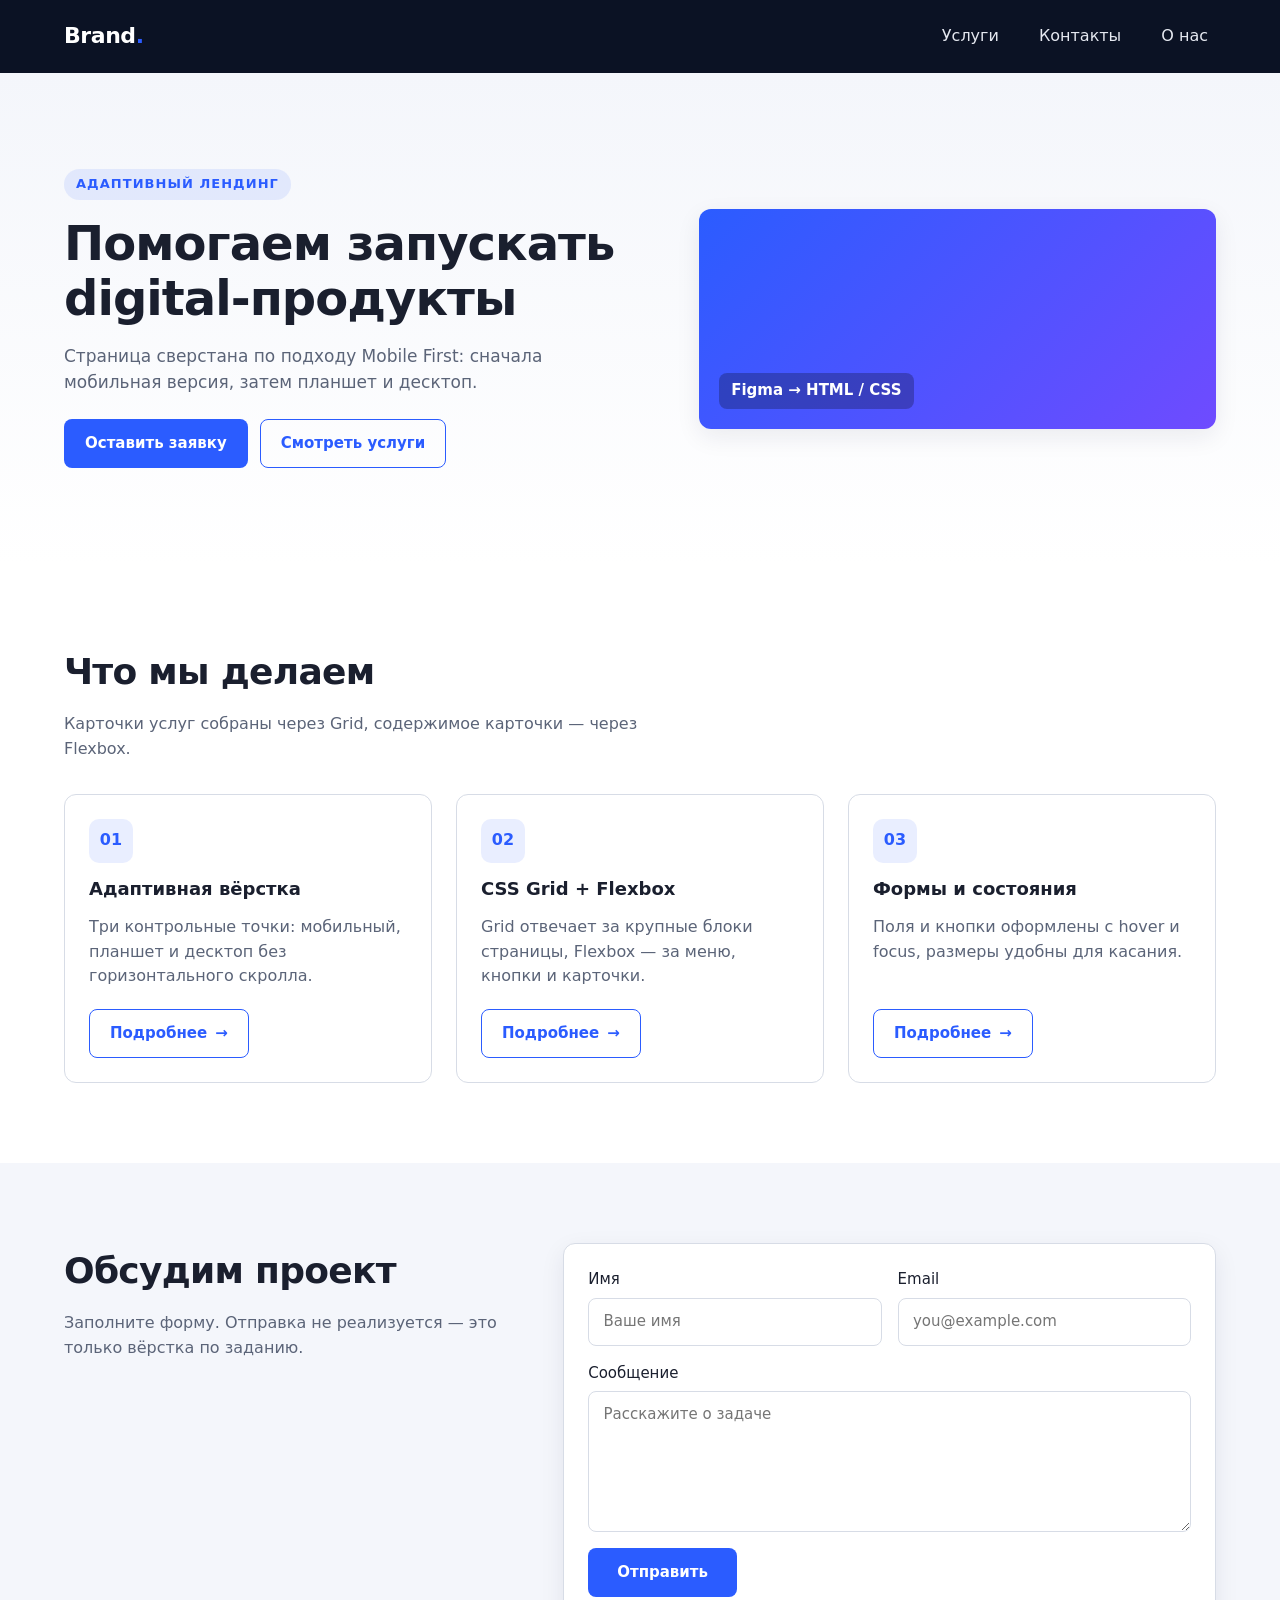
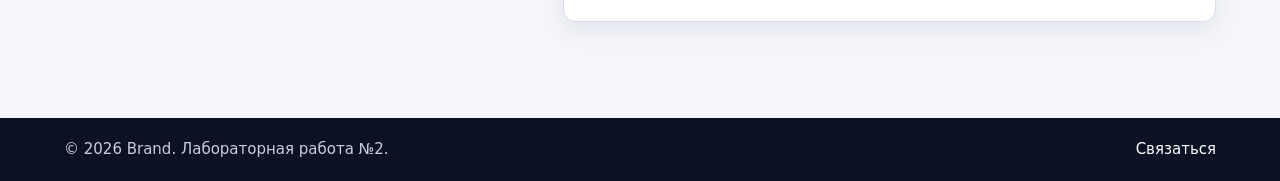
<file: task2/index.html>
<!DOCTYPE html>
<html lang="ru">
<head>
  <meta charset="UTF-8">
  <meta name="viewport" content="width=device-width, initial-scale=1.0">
  <title>Лендинг — лабораторная №2</title>
  <link rel="stylesheet" href="style.css">
</head>
<body>
  <div class="site">
    <header class="site-header">
      <div class="container site-header__inner">
        <a class="logo" href="#">Brand<span>.</span></a>

        <!-- Скрытый чекбокс: переключается кликом по <label class="burger"> -->
        <input type="checkbox" id="nav-toggle" class="nav-toggle" hidden>

        <!-- Бургер = label, связанный с чекбоксом -->
        <label for="nav-toggle" class="burger" aria-label="Открыть меню">
          <span class="burger__line"></span>
          <span class="burger__line"></span>
          <span class="burger__line"></span>
        </label>

        <nav class="nav" aria-label="Основная навигация">
          <ul class="nav__list">
            <li><a href="#services">Услуги</a></li>
            <li><a href="#contact">Контакты</a></li>
            <li><a href="#about">О нас</a></li>
          </ul>
        </nav>
      </div>
    </header>

    <main class="site-main">
      <section class="hero" id="about">
        <div class="container hero__grid">
          <div class="hero__content">
            <span class="eyebrow">Адаптивный лендинг</span>
            <h1>Помогаем запускать digital-продукты</h1>
            <p class="hero__lead">
              Страница сверстана по подходу Mobile First: сначала мобильная версия,
              затем планшет и десктоп.
            </p>
            <div class="hero__actions">
              <a class="button" href="#contact">Оставить заявку</a>
              <a class="button button--ghost" href="#services">Смотреть услуги</a>
            </div>
          </div>

          <div class="hero__media" role="img" aria-label="Декоративное изображение продукта">
            <span class="hero__media-label">Figma → HTML / CSS</span>
          </div>
        </div>
      </section>

      <section class="services" id="services">
        <div class="container">
          <div class="section-head">
            <h2>Что мы делаем</h2>
            <p>Карточки услуг собраны через Grid, содержимое карточки — через Flexbox.</p>
          </div>

          <div class="services__grid">
            <article class="card">
              <div class="card__icon">01</div>
              <h3>Адаптивная вёрстка</h3>
              <p>Три контрольные точки: мобильный, планшет и десктоп без горизонтального скролла.</p>
              <a class="button button--ghost" href="#contact">
                Подробнее <span aria-hidden="true">→</span>
              </a>
            </article>

            <article class="card">
              <div class="card__icon">02</div>
              <h3>CSS Grid + Flexbox</h3>
              <p>Grid отвечает за крупные блоки страницы, Flexbox — за меню, кнопки и карточки.</p>
              <a class="button button--ghost" href="#contact">
                Подробнее <span aria-hidden="true">→</span>
              </a>
            </article>

            <article class="card">
              <div class="card__icon">03</div>
              <h3>Формы и состояния</h3>
              <p>Поля и кнопки оформлены с hover и focus, размеры удобны для касания.</p>
              <a class="button button--ghost" href="#contact">
                Подробнее <span aria-hidden="true">→</span>
              </a>
            </article>
          </div>
        </div>
      </section>

      <section class="contact" id="contact">
        <div class="container contact__inner">
          <div class="contact__text">
            <h2>Обсудим проект</h2>
            <p>Заполните форму. Отправка не реализуется — это только вёрстка по заданию.</p>
          </div>

          <form class="contact__form" novalidate>
            <div class="form__row">
              <label class="field">
                <span>Имя</span>
                <input type="text" name="name" placeholder="Ваше имя" autocomplete="name">
              </label>

              <label class="field">
                <span>Email</span>
                <input type="email" name="email" placeholder="you@example.com" autocomplete="email">
              </label>
            </div>

            <label class="field">
              <span>Сообщение</span>
              <textarea name="message" rows="5" placeholder="Расскажите о задаче"></textarea>
            </label>

            <button class="button" type="button">Отправить</button>
          </form>
        </div>
      </section>
    </main>

    <footer class="site-footer">
      <div class="container site-footer__inner">
        <p>© 2026 Brand. Лабораторная работа №2.</p>
        <a href="#contact">Связаться</a>
      </div>
    </footer>
  </div>
</body>
</html>
</file>
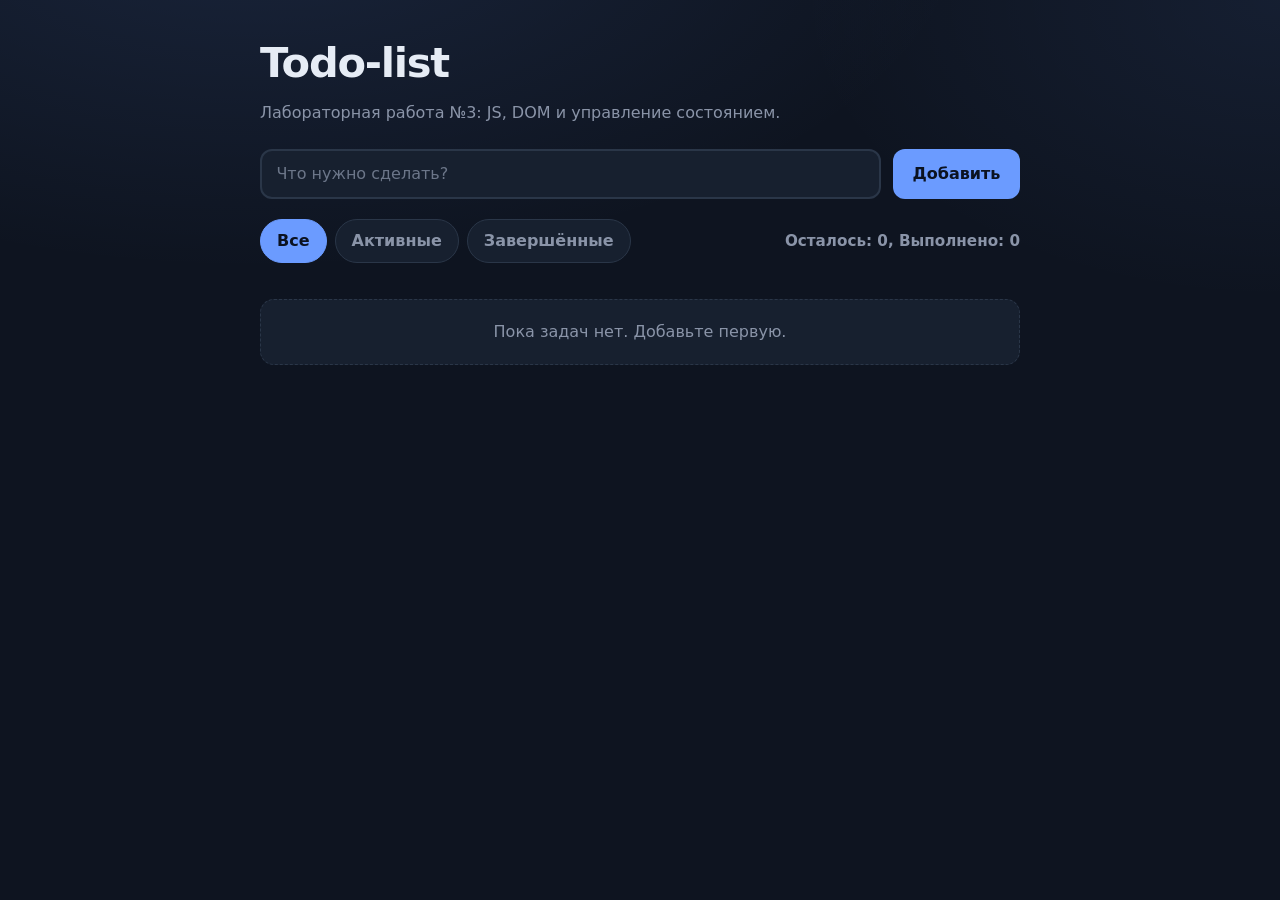
<file: task3/index.html>
<!DOCTYPE html>
<html lang="ru">
<head>
  <meta charset="UTF-8">
  <meta name="viewport" content="width=device-width, initial-scale=1.0">
  <title>Todo-list — лабораторная №3</title>
  <link rel="stylesheet" href="style.css">
  <script src="script.js" defer></script>
</head>
<body>
  <main class="app">
    <header class="app__header">
      <h1>Todo-list</h1>
      <p>Лабораторная работа №3: JS, DOM и управление состоянием.</p>
    </header>

    <form class="todo-form" id="todo-form" novalidate>
      <label class="sr-only" for="todo-input">Новая задача</label>
      <div class="todo-form__row">
        <input
          id="todo-input"
          type="text"
          placeholder="Что нужно сделать?"
          autocomplete="off"
        >
        <button class="button button--primary" type="submit">Добавить</button>
      </div>
      <p class="form-warning" id="form-warning" role="alert" aria-live="polite" hidden></p>
    </form>

    <section class="toolbar" aria-label="Управление списком">
      <div class="filters" role="group" aria-label="Фильтр задач">
        <button class="filter-btn is-active" type="button" data-filter="all" aria-pressed="true">Все</button>
        <button class="filter-btn" type="button" data-filter="active" aria-pressed="false">Активные</button>
        <button class="filter-btn" type="button" data-filter="completed" aria-pressed="false">Завершённые</button>
      </div>

      <p class="counter" id="counter">Осталось: 0, Выполнено: 0</p>
    </section>

    <ul class="todo-list" id="todo-list"></ul>
    <p class="empty-state" id="empty-state">Пока задач нет. Добавьте первую.</p>
  </main>
</body>
</html>
</file>
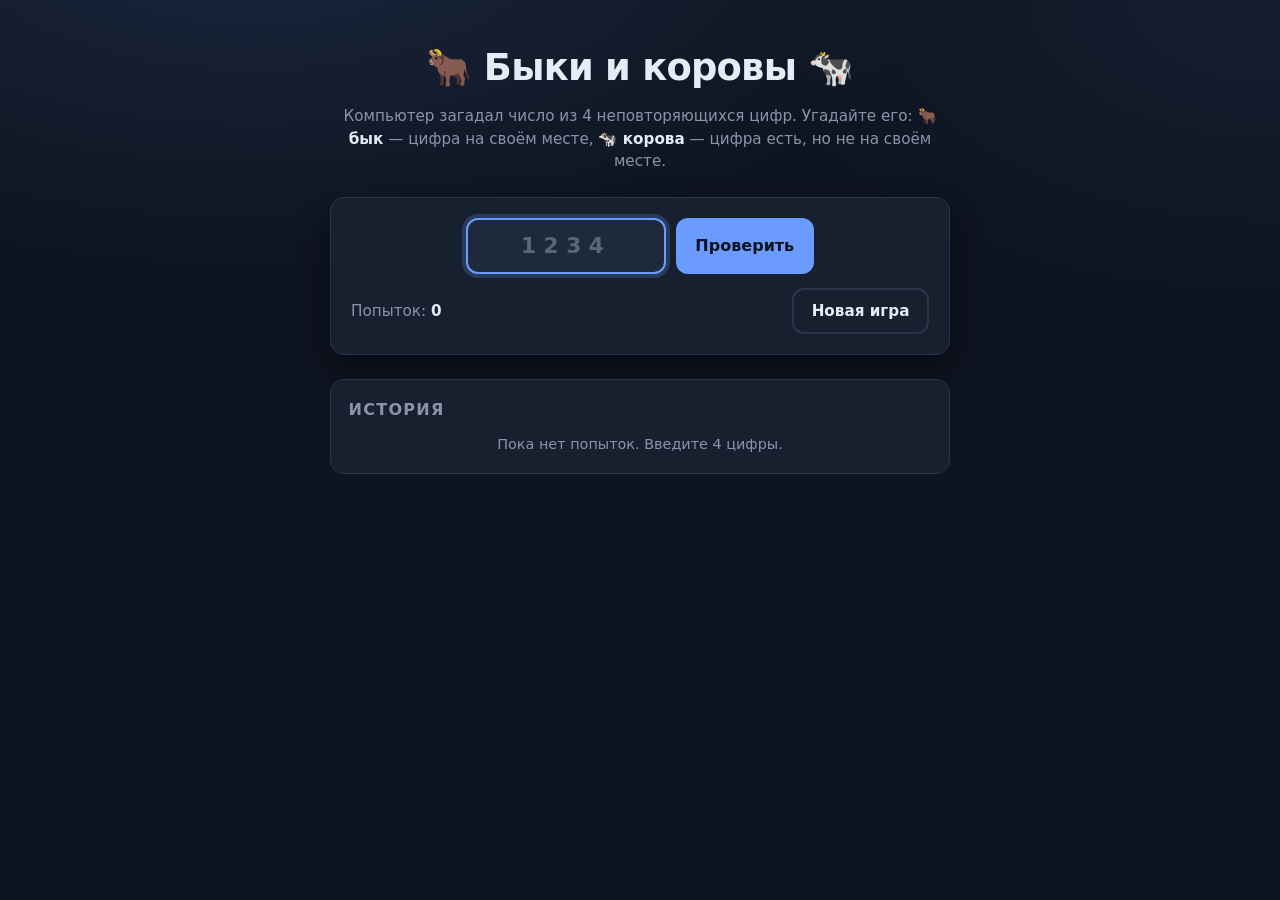
<file: task4/index.html>
<!DOCTYPE html>
<html lang="ru">
<head>
  <meta charset="UTF-8">
  <meta name="viewport" content="width=device-width, initial-scale=1.0">
  <title>Быки и коровы — лабораторная №4</title>
  <link rel="stylesheet" href="style.css">
  <script src="script.js" defer></script>
</head>
<body>
  <main class="game">
    <header class="game__header">
      <h1>🐂 Быки и коровы 🐄</h1>
      <p class="game__lead">
        Компьютер загадал число из 4 неповторяющихся цифр.
        Угадайте его: <strong>🐂 бык</strong> — цифра на своём месте,
        <strong>🐄 корова</strong> — цифра есть, но не на своём месте.
      </p>
    </header>

    <section class="game__panel">
      <div class="attempt-form">
        <label class="sr-only" for="attempt-input">Ваша попытка</label>
        <input
          id="attempt-input"
          type="text"
          inputmode="numeric"
          autocomplete="off"
          maxlength="4"
          placeholder="1234"
        >
        <button class="button button--primary" id="check-btn" type="button">Проверить</button>
      </div>

      <p class="message" id="message" role="status" aria-live="polite" hidden></p>

      <div class="stats">
        <span>Попыток: <strong id="attempt-count">0</strong></span>
        <button class="button button--ghost" id="new-game-btn" type="button">Новая игра</button>
      </div>
    </section>

    <section class="history" aria-label="История попыток">
      <h2 class="history__title">История</h2>
      <ul class="history__list" id="history-list"></ul>
      <p class="history__empty" id="history-empty">Пока нет попыток. Введите 4 цифры.</p>
    </section>
  </main>
</body>
</html>
</file>
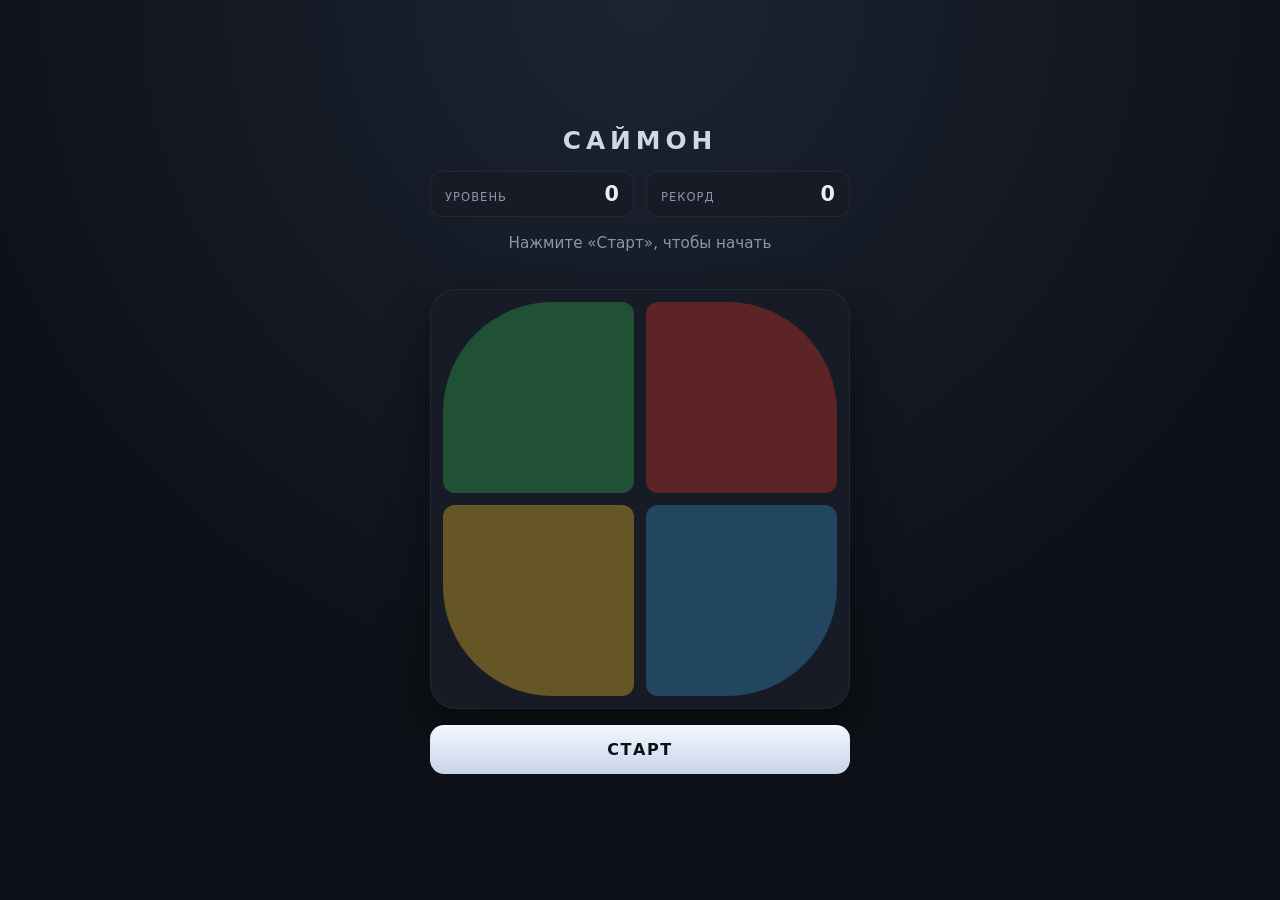
<file: task5/index.html>
<!DOCTYPE html>
<html lang="ru">
<head>
  <meta charset="UTF-8" />
  <meta name="viewport" content="width=device-width, initial-scale=1.0" />
  <title>Саймон — повтори последовательность</title>
  <link rel="stylesheet" href="style.css" />
</head>
<body>
  <main class="game">
    <h1 class="game__title">Саймон</h1>

    <div class="hud">
      <div class="hud__box">
        <span class="hud__label">Уровень</span>
        <span class="hud__value" id="level">0</span>
      </div>
      <div class="hud__box">
        <span class="hud__label">Рекорд</span>
        <span class="hud__value" id="record">0</span>
      </div>
    </div>

    <p class="status" id="status" role="status">Нажмите «Старт», чтобы начать</p>

    <div class="board" id="board">
      <button class="pad pad--green"  type="button" data-index="0" aria-label="Зелёная"></button>
      <button class="pad pad--red"    type="button" data-index="1" aria-label="Красная"></button>
      <button class="pad pad--yellow" type="button" data-index="2" aria-label="Жёлтая"></button>
      <button class="pad pad--blue"   type="button" data-index="3" aria-label="Синяя"></button>
    </div>

    <button class="start-btn" id="startBtn" type="button">Старт</button>
  </main>

  <script type="module" src="./script.js"></script>
</body>
</html>
</file>
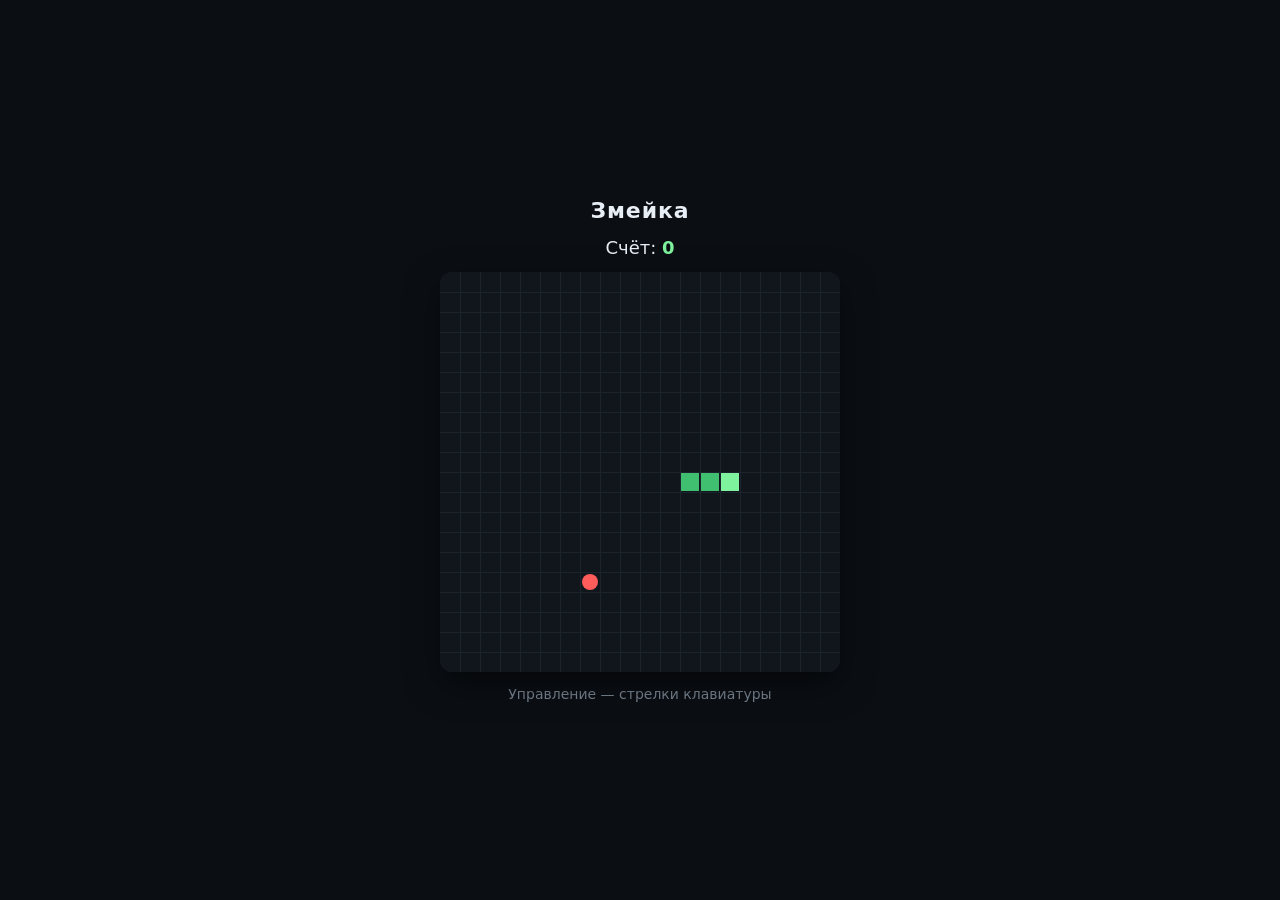
<file: task6/index.html>
<!DOCTYPE html>
<html lang="ru">
<head>
  <meta charset="UTF-8">
  <meta name="viewport" content="width=device-width, initial-scale=1.0">
  <title>Змейка — лабораторная работа №6</title>
  <link rel="stylesheet" href="style.css">
  
</head>
<body>
  <h1>Змейка</h1>

  <p class="score">Счёт: <span id="score">0</span></p>

  <div class="game">
    <canvas id="game"></canvas>

    <div class="overlay" id="overlay" hidden>
      <p class="overlay__title">Игра окончена</p>
      <p class="overlay__score">Итоговый счёт: <span id="final-score">0</span></p>
      <button class="overlay__button" id="restart" type="button">Начать заново</button>
    </div>
  </div>

  <p class="hint">Управление — стрелки клавиатуры</p>

  <script type="module" src="controller.js"></script>
</body>
</html>
</file>
<file: task2/style.css>
/* ============================================================
   RESET & ПЕРЕМЕННЫЕ
   ============================================================ */
*, *::before, *::after { box-sizing: border-box; }

:root {
  --color-bg: #ffffff;
  --color-bg-alt: #f4f6fb;
  --color-text: #1a1f2e;
  --color-muted: #5b6478;
  --color-primary: #2b5cff;
  --color-primary-dark: #1e46cc;
  --color-border: #d7dce6;
  --radius: 12px;
  --radius-sm: 8px;
  --shadow: 0 8px 24px rgba(20, 30, 60, .08);
  --transition: .25s ease;
  --container: 1200px;
}

html { scroll-behavior: smooth; }

body {
  margin: 0;
  font-family: system-ui, -apple-system, "Segoe UI", Roboto, sans-serif;
  color: var(--color-text);
  background: var(--color-bg);
  line-height: 1.55;
  -webkit-font-smoothing: antialiased;
}

img { max-width: 100%; display: block; }

a { color: var(--color-primary); text-decoration: none; }
a:hover { color: var(--color-primary-dark); }

button { font: inherit; cursor: pointer; }
input, textarea { font: inherit; }

.container {
  width: 100%;
  max-width: var(--container);
  margin-inline: auto;
  padding-inline: 1rem;
}

/* ============================================================
   HEADER + БУРГЕР (checkbox hack)
   ============================================================ */
.site-header {
  background: #0b1224;
  color: #fff;
  position: sticky;
  top: 0;
  z-index: 50;
}

.site-header__inner {
  display: flex;
  flex-wrap: wrap;                /* ← ключ: чтобы открытое меню уходило на новую строку */
  align-items: center;
  justify-content: space-between;
  gap: 1rem;
  padding-block: 1rem;
}

.logo {
  font-size: 1.375rem;
  font-weight: 800;
  color: #fff;
  letter-spacing: -.02em;
}
.logo span { color: var(--color-primary); }

/* Бургер = label */
.burger {
  display: inline-flex;
  flex-direction: column;
  justify-content: center;
  gap: 5px;
  width: 44px;
  height: 44px;
  padding: 10px;
  border: 1px solid rgba(255, 255, 255, .2);
  border-radius: 8px;
  cursor: pointer;
  order: 2;
}

.burger__line {
  display: block;
  height: 2px;
  width: 100%;
  background: #fff;
  border-radius: 2px;
  transition: transform var(--transition), opacity var(--transition);
}

/* Бургер → крестик, когда меню открыто */
.nav-toggle:checked ~ .burger .burger__line:nth-child(1) {
  transform: translateY(7px) rotate(45deg);
}
.nav-toggle:checked ~ .burger .burger__line:nth-child(2) {
  opacity: 0;
}
.nav-toggle:checked ~ .burger .burger__line:nth-child(3) {
  transform: translateY(-7px) rotate(-45deg);
}

/* Навигация: мобильная версия — скрыта по умолчанию */
.nav { display: none; order: 3; }

.nav__list {
  list-style: none;
  margin: 0;
  padding: 0;
  display: flex;
  flex-direction: column;
  gap: .75rem;
}

.nav__list a {
  display: block;
  padding: .5rem 0;
  color: #e5e8f0;
  font-weight: 500;
  transition: color var(--transition);
}
.nav__list a:hover { color: #fff; }

/* ОТКРЫТОЕ состояние: чекбокс отмечен → показываем меню */
.nav-toggle:checked ~ .nav {
  display: block;
  flex: 1 0 100%;                 /* заставляет перенестись на новую строку */
  padding-block: .5rem 1rem;
  border-top: 1px solid rgba(255, 255, 255, .1);
}

/* ============================================================
   HERO
   ============================================================ */
.hero {
  background: linear-gradient(180deg, #f4f6fb 0%, #ffffff 100%);
  padding-block: 2.5rem;
}

.hero__grid {
  display: grid;
  grid-template-columns: 1fr;
  gap: 2rem;
}

.eyebrow {
  display: inline-block;
  font-size: .8125rem;
  font-weight: 600;
  letter-spacing: .08em;
  text-transform: uppercase;
  color: var(--color-primary);
  background: rgba(43, 92, 255, .1);
  padding: .35rem .75rem;
  border-radius: 999px;
  margin-bottom: 1rem;
}

.hero h1 {
  font-size: clamp(1.75rem, 5vw, 3rem);
  line-height: 1.15;
  margin: 0 0 1rem;
  letter-spacing: -.02em;
}

.hero__lead {
  color: var(--color-muted);
  font-size: 1.0625rem;
  margin: 0 0 1.5rem;
  max-width: 55ch;
}

.hero__actions {
  display: flex;
  flex-wrap: wrap;
  gap: .75rem;
}

.hero__media {
  min-height: 220px;
  border-radius: var(--radius);
  background: linear-gradient(135deg, #2b5cff 0%, #6f4bff 100%);
  display: flex;
  align-items: flex-end;
  justify-content: flex-start;
  padding: 1.25rem;
  box-shadow: var(--shadow);
}

.hero__media-label {
  color: #fff;
  font-weight: 600;
  font-size: .9375rem;
  background: rgba(0, 0, 0, .25);
  padding: .4rem .75rem;
  border-radius: 8px;
}

/* ============================================================
   КНОПКИ (transition + hover + focus — п.6 задания)
   ============================================================ */
.button {
  display: inline-flex;
  align-items: center;
  justify-content: center;
  gap: .5rem;
  min-height: 44px;               /* touch-friendly */
  padding: .75rem 1.25rem;
  font-weight: 600;
  font-size: .9375rem;
  border-radius: var(--radius-sm);
  border: 1px solid transparent;
  background: var(--color-primary);
  color: #fff;
  transition: background var(--transition), transform var(--transition), box-shadow var(--transition);
}

.button:hover {
  background: var(--color-primary-dark);
  transform: translateY(-1px);
  box-shadow: 0 6px 16px rgba(43, 92, 255, .3);
}

.button:focus-visible {
  outline: 2px solid var(--color-primary);
  outline-offset: 2px;
}

.button--ghost {
  background: transparent;
  color: var(--color-primary);
  border-color: var(--color-primary);
}

.button--ghost:hover {
  background: var(--color-primary);
  color: #fff;
  box-shadow: 0 6px 16px rgba(43, 92, 255, .2);
}

/* ============================================================
   SERVICES
   ============================================================ */
.services { padding-block: 2.5rem; }

.section-head {
  max-width: 640px;
  margin-bottom: 2rem;
}

.section-head h2 {
  font-size: clamp(1.5rem, 4vw, 2.25rem);
  margin: 0 0 .75rem;
  letter-spacing: -.02em;
}

.section-head p { margin: 0; color: var(--color-muted); }

.services__grid {
  display: grid;
  grid-template-columns: 1fr;
  gap: 1.25rem;
}

.card {
  display: flex;
  flex-direction: column;
  gap: .75rem;
  padding: 1.5rem;
  background: #fff;
  border: 1px solid var(--color-border);
  border-radius: var(--radius);
  transition: transform var(--transition), box-shadow var(--transition), border-color var(--transition);
}

.card:hover {
  transform: translateY(-4px);
  box-shadow: var(--shadow);
  border-color: transparent;
}

.card__icon {
  width: 44px;
  height: 44px;
  display: inline-flex;
  align-items: center;
  justify-content: center;
  border-radius: 10px;
  background: rgba(43, 92, 255, .1);
  color: var(--color-primary);
  font-weight: 700;
}

.card h3 { margin: 0; font-size: 1.125rem; }

.card p { margin: 0; color: var(--color-muted); flex: 1; }

.card .button {
  align-self: flex-start;
  margin-top: .5rem;
}

/* ============================================================
   CONTACT / ФОРМА (п.5 задания)
   ============================================================ */
.contact {
  padding-block: 2.5rem;
  background: var(--color-bg-alt);
}

.contact__inner {
  display: grid;
  grid-template-columns: 1fr;
  gap: 1.5rem;
}

.contact__text h2 {
  font-size: clamp(1.5rem, 4vw, 2.25rem);
  margin: 0 0 .75rem;
  letter-spacing: -.02em;
}

.contact__text p { margin: 0; color: var(--color-muted); }

.contact__form {
  display: grid;
  gap: 1rem;
  padding: 1.5rem;
  background: #fff;
  border-radius: var(--radius);
  border: 1px solid var(--color-border);
  box-shadow: var(--shadow);
}

.form__row {
  display: grid;
  grid-template-columns: 1fr;
  gap: 1rem;
}

.field {
  display: flex;
  flex-direction: column;
  gap: .4rem;
  font-size: .9375rem;
}

.field span { font-weight: 500; }

.field input,
.field textarea {
  min-height: 44px;
  padding: .7rem .9rem;
  border: 1px solid var(--color-border);
  border-radius: var(--radius-sm);
  background: #fff;
  color: inherit;
  transition: border-color var(--transition), box-shadow var(--transition);
  resize: vertical;
}

.field input:hover,
.field textarea:hover {
  border-color: #a0a8bb;
}

.field input:focus,
.field textarea:focus {
  outline: none;
  border-color: var(--color-primary);
  box-shadow: 0 0 0 3px rgba(43, 92, 255, .15);
}

.contact__form .button {
  justify-self: start;
  padding-inline: 1.75rem;
}

/* ============================================================
   FOOTER
   ============================================================ */
.site-footer {
  background: #0b1224;
  color: #c8cee0;
  font-size: .9375rem;
}

.site-footer__inner {
  display: flex;
  flex-direction: column;
  gap: .75rem;
  align-items: flex-start;
  padding-block: 1.25rem;
}

.site-footer p { margin: 0; }

.site-footer a {
  color: #fff;
  font-weight: 500;
  transition: color var(--transition);
}
.site-footer a:hover { color: var(--color-primary); }

/* ============================================================
   ПЛАНШЕТ: min-width 768px
   ============================================================ */
@media (min-width: 768px) {
  .container { padding-inline: 1.5rem; }

  /* Бургер больше не нужен */
  .burger { display: none; }

  /* Меню всегда видно, всегда в строку */
  .nav {
    display: block;
    order: 0;
    flex: 0 1 auto;
  }

  /* Сброс hack-состояния: если меню открыли на мобиле
     и растянули окно — ничего не «прыгает» */
  .nav-toggle:checked ~ .nav {
    display: block;
    flex: 0 1 auto;
    padding-block: 0;
    border-top: none;
  }

  .nav__list {
    flex-direction: row;
    align-items: center;
    gap: 1.5rem;
  }

  .nav__list a { padding: .5rem; }

  .hero { padding-block: 4rem; }

  .hero__grid {
    grid-template-columns: 1.05fr .95fr;
    gap: 2.5rem;
    align-items: center;
  }

  .services { padding-block: 4rem; }

  .services__grid {
    grid-template-columns: repeat(2, minmax(0, 1fr));
  }

  .contact { padding-block: 4rem; }

  .contact__inner {
    grid-template-columns: .9fr 1.1fr;
    gap: 2rem;
    align-items: start;
  }

  .form__row {
    grid-template-columns: 1fr 1fr;
  }

  .site-footer__inner {
    flex-direction: row;
    align-items: center;
    justify-content: space-between;
  }
}

/* ============================================================
   ДЕСКТОП: min-width 1200px
   ============================================================ */
@media (min-width: 1200px) {
  .hero { padding-block: 6rem; }

  .hero__grid { gap: 4rem; }

  .services { padding-block: 5rem; }

  .services__grid {
    grid-template-columns: repeat(3, minmax(0, 1fr));
    gap: 1.5rem;
  }

  .contact { padding-block: 5rem 6rem; }

  .contact__inner {
    grid-template-columns: .8fr 1.2fr;
    gap: 4rem;
  }
}
</file>
<file: task3/style.css>
:root {
  --color-bg: #0e1420;
  --color-surface: #17202f;
  --color-surface-2: #1e293b;
  --color-text: #e6ecf5;
  --color-muted: #8a94a8;
  --color-accent: #6b9bff;
  --color-accent-dark: #4f7eea;
  --color-border: #2a3648;
  --color-border-hover: #3b4a63;
  --color-danger: #ff7d74;
  --color-danger-bg: rgba(255, 125, 116, 0.12);
  --color-danger-border: rgba(255, 125, 116, 0.35);
  --radius: 14px;
  --shadow: 0 12px 30px rgba(0, 0, 0, 0.45);
}

* {
  box-sizing: border-box;
}

body {
  margin: 0;
  font-family: system-ui, -apple-system, BlinkMacSystemFont, "Segoe UI", sans-serif;
  background:
    radial-gradient(1200px 600px at 20% -10%, rgba(107, 155, 255, 0.12), transparent 60%),
    radial-gradient(800px 500px at 100% 0%, rgba(107, 155, 255, 0.08), transparent 60%),
    var(--color-bg);
  color: var(--color-text);
  line-height: 1.5;
  min-height: 100vh;
}

button,
input {
  font: inherit;
}

button {
  cursor: pointer;
}

.sr-only {
  position: absolute;
  width: 1px;
  height: 1px;
  padding: 0;
  margin: -1px;
  overflow: hidden;
  clip: rect(0, 0, 0, 0);
  white-space: nowrap;
  border: 0;
}

.app {
  width: min(100% - 2rem, 760px);
  margin-inline: auto;
  padding: 2rem 0 4rem;
}

.app__header h1 {
  margin: 0;
  font-size: clamp(1.8rem, 6vw, 2.6rem);
  letter-spacing: -0.03em;
}

.app__header p {
  margin: 0.4rem 0 1.5rem;
  color: var(--color-muted);
}

.todo-form__row {
  display: flex;
  gap: 0.75rem;
}

.todo-form__row input {
  flex: 1 1 auto;
  min-width: 0;
}

input {
  width: 100%;
  min-height: 44px;
  padding: 0.7rem 0.9rem;
  border: 2px solid var(--color-border);
  border-radius: 12px;
  background: var(--color-surface);
  color: var(--color-text);
  transition:
    border-color 0.2s ease,
    box-shadow 0.2s ease,
    background-color 0.2s ease;
}

input::placeholder {
  color: #6c7689;
}

input:hover {
  border-color: var(--color-border-hover);
}

input:focus {
  outline: none;
  border-color: var(--color-accent);
  background: var(--color-surface-2);
  box-shadow: 0 0 0 4px rgba(107, 155, 255, 0.22);
}

.button {
  min-height: 44px;
  padding: 0.65rem 1.1rem;
  border: 2px solid transparent;
  border-radius: 12px;
  font-weight: 700;
  transition:
    background-color 0.2s ease,
    transform 0.2s ease,
    box-shadow 0.2s ease;
}

.button--primary {
  background: var(--color-accent);
  color: #0b1220;
  flex: 0 0 auto;
}

.button--primary:hover {
  background: var(--color-accent-dark);
  color: #ffffff;
  transform: translateY(-1px);
  box-shadow: 0 10px 22px rgba(107, 155, 255, 0.3);
}

.button--primary:focus-visible {
  outline: 3px solid rgba(107, 155, 255, 0.45);
  outline-offset: 2px;
}

.form-warning {
  margin: 0.6rem 0 0;
  color: var(--color-danger);
  font-size: 0.9rem;
  font-weight: 600;
}

.toolbar {
  display: flex;
  flex-direction: column;
  gap: 0.75rem;
  margin: 1.25rem 0;
}

.filters {
  display: flex;
  flex-wrap: wrap;
  gap: 0.5rem;
}

.filter-btn {
  min-height: 44px;
  padding: 0.5rem 1rem;
  border: 1px solid var(--color-border);
  border-radius: 999px;
  background: var(--color-surface);
  color: var(--color-muted);
  font-weight: 600;
  transition:
    background-color 0.2s ease,
    color 0.2s ease,
    border-color 0.2s ease;
}

.filter-btn:hover {
  border-color: var(--color-border-hover);
  color: var(--color-text);
}

.filter-btn.is-active {
  background: var(--color-accent);
  border-color: var(--color-accent);
  color: #0b1220;
}

.filter-btn:focus-visible {
  outline: 3px solid rgba(107, 155, 255, 0.4);
  outline-offset: 2px;
}

.counter {
  margin: 0;
  color: var(--color-muted);
  font-size: 0.95rem;
  font-weight: 600;
}

.todo-list {
  display: flex;
  flex-direction: column;
  gap: 0.75rem;
  margin: 0;
  padding: 0;
  list-style: none;
}

.todo-item {
  display: flex;
  align-items: center;
  justify-content: space-between;
  gap: 0.75rem;
  padding: 0.7rem;
  background: var(--color-surface);
  border: 1px solid var(--color-border);
  border-radius: var(--radius);
  box-shadow: 0 4px 14px rgba(0, 0, 0, 0.25);
  transition:
    transform 0.2s ease,
    box-shadow 0.2s ease,
    border-color 0.2s ease;
}

.todo-item:hover {
  transform: translateY(-1px);
  border-color: var(--color-border-hover);
  box-shadow: var(--shadow);
}

.todo-item__check {
  display: flex;
  align-items: center;
  gap: 0.7rem;
  flex: 1 1 auto;
  min-width: 0;
  min-height: 44px;
  cursor: pointer;
}

.todo-item__check input {
  width: 22px;
  height: 22px;
  min-height: 22px;
  flex: 0 0 auto;
  accent-color: var(--color-accent);
  cursor: pointer;
}

.todo-item__text {
  overflow-wrap: anywhere;
}

.todo-item.completed .todo-item__text {
  text-decoration: line-through;
  opacity: 0.55;
}

.todo-item.completed {
  opacity: 0.85;
}

.todo-item__delete {
  min-height: 44px;
  padding: 0.5rem 0.75rem;
  border: 1px solid var(--color-danger-border);
  border-radius: 10px;
  background: transparent;
  color: var(--color-danger);
  font-weight: 600;
  flex: 0 0 auto;
  transition:
    background-color 0.2s ease,
    border-color 0.2s ease,
    color 0.2s ease;
}

.todo-item__delete:hover {
  background: var(--color-danger-bg);
  border-color: var(--color-danger);
  color: #ffb4ae;
}

.todo-item__delete:focus-visible {
  outline: 3px solid rgba(255, 125, 116, 0.35);
  outline-offset: 2px;
}

.empty-state {
  margin: 1rem 0 0;
  padding: 1.25rem;
  text-align: center;
  color: var(--color-muted);
  background: var(--color-surface);
  border: 1px dashed var(--color-border);
  border-radius: var(--radius);
}

[hidden] {
  display: none !important;
}

@media (min-width: 600px) {
  .toolbar {
    flex-direction: row;
    align-items: center;
    justify-content: space-between;
  }
}
</file>
<file: task4/style.css>
:root {
  --color-bg: #0e1420;
  --color-surface: #17202f;
  --color-surface-2: #1e293b;
  --color-text: #e6ecf5;
  --color-muted: #8a94a8;
  --color-accent: #6b9bff;
  --color-accent-dark: #4f7eea;
  --color-border: #2a3648;
  --color-border-hover: #3b4a63;
  --color-danger: #ff7d74;
  --color-success: #6ee7a5;
  --radius: 14px;
  --shadow: 0 12px 30px rgba(0, 0, 0, 0.45);
}

* {
  box-sizing: border-box;
}

body {
  margin: 0;
  font-family: system-ui, -apple-system, BlinkMacSystemFont, "Segoe UI", sans-serif;
  background:
    radial-gradient(1200px 600px at 20% -10%, rgba(107, 155, 255, 0.14), transparent 60%),
    radial-gradient(900px 500px at 100% 0%, rgba(107, 155, 255, 0.08), transparent 60%),
    var(--color-bg);
  color: var(--color-text);
  line-height: 1.5;
  min-height: 100vh;
}

button,
input {
  font: inherit;
}

button {
  cursor: pointer;
}

.sr-only {
  position: absolute;
  width: 1px;
  height: 1px;
  padding: 0;
  margin: -1px;
  overflow: hidden;
  clip: rect(0, 0, 0, 0);
  white-space: nowrap;
  border: 0;
}

.game {
  width: min(100% - 2rem, 620px);
  margin-inline: auto;
  padding: 2.5rem 0 4rem;
  display: flex;
  flex-direction: column;
  gap: 1.5rem;
}

.game__header {
  text-align: center;
}

.game__header h1 {
  margin: 0;
  font-size: clamp(1.6rem, 5vw, 2.3rem);
  letter-spacing: -0.02em;
}

.game__lead {
  margin: 0.6rem 0 0;
  color: var(--color-muted);
  font-size: 0.95rem;
}

.game__lead strong {
  color: var(--color-text);
}

.game__panel {
  padding: 1.25rem;
  background: var(--color-surface);
  border: 1px solid var(--color-border);
  border-radius: var(--radius);
  box-shadow: var(--shadow);
  display: flex;
  flex-direction: column;
  gap: 0.9rem;
}

.attempt-form {
  display: flex;
  gap: 0.6rem;
  justify-content: center;
}

.attempt-form input {
  flex: 0 1 200px;
  min-width: 0;
  min-height: 48px;
  padding: 0.6rem 0.9rem;
  border: 2px solid var(--color-border);
  border-radius: 12px;
  background: var(--color-surface-2);
  color: var(--color-text);
  font-size: 1.35rem;
  font-weight: 700;
  text-align: center;
  letter-spacing: 0.35em;
  transition:
    border-color 0.2s ease,
    box-shadow 0.2s ease;
}

.attempt-form input::placeholder {
  color: #5c667a;
  letter-spacing: 0.35em;
}

.attempt-form input:hover {
  border-color: var(--color-border-hover);
}

.attempt-form input:focus {
  outline: none;
  border-color: var(--color-accent);
  box-shadow: 0 0 0 4px rgba(107, 155, 255, 0.22);
}

.attempt-form input:disabled {
  opacity: 0.5;
  cursor: not-allowed;
}

.button {
  min-height: 44px;
  padding: 0.6rem 1.1rem;
  border: 2px solid transparent;
  border-radius: 12px;
  font-weight: 700;
  transition:
    background-color 0.2s ease,
    color 0.2s ease,
    transform 0.2s ease,
    box-shadow 0.2s ease,
    border-color 0.2s ease;
}

.button--primary {
  background: var(--color-accent);
  color: #0b1220;
}

.button--primary:hover {
  background: var(--color-accent-dark);
  color: #ffffff;
  transform: translateY(-1px);
  box-shadow: 0 10px 22px rgba(107, 155, 255, 0.3);
}

.button--primary:focus-visible {
  outline: 3px solid rgba(107, 155, 255, 0.45);
  outline-offset: 2px;
}

.button--primary:disabled {
  opacity: 0.45;
  cursor: not-allowed;
  transform: none;
  box-shadow: none;
}

.button--ghost {
  background: transparent;
  color: var(--color-text);
  border-color: var(--color-border);
}

.button--ghost:hover {
  border-color: var(--color-accent);
  color: var(--color-accent);
}

.button--ghost:focus-visible {
  outline: 3px solid rgba(107, 155, 255, 0.4);
  outline-offset: 2px;
}

.message {
  margin: 0;
  padding: 0.6rem 0.85rem;
  border-radius: 10px;
  text-align: center;
  font-weight: 600;
  background: rgba(255, 125, 116, 0.12);
  color: var(--color-danger);
}

.message.is-success {
  background: rgba(110, 231, 165, 0.12);
  color: var(--color-success);
}

.stats {
  display: flex;
  align-items: center;
  justify-content: space-between;
  gap: 0.75rem;
  color: var(--color-muted);
  font-size: 0.95rem;
}

.stats strong {
  color: var(--color-text);
}

.history {
  padding: 1.1rem;
  background: var(--color-surface);
  border: 1px solid var(--color-border);
  border-radius: var(--radius);
}

.history__title {
  margin: 0 0 0.75rem;
  font-size: 1rem;
  color: var(--color-muted);
  text-transform: uppercase;
  letter-spacing: 0.08em;
}

.history__list {
  list-style: none;
  margin: 0;
  padding: 0;
  display: flex;
  flex-direction: column;
  gap: 0.5rem;
}

.history__item {
  display: flex;
  align-items: center;
  justify-content: space-between;
  gap: 0.75rem;
  padding: 0.55rem 0.75rem;
  background: var(--color-surface-2);
  border: 1px solid var(--color-border);
  border-radius: 10px;
  animation: pop-in 0.22s ease-out;
}

.history__number {
  font-family: ui-monospace, "SFMono-Regular", Menlo, Consolas, monospace;
  font-size: 1.15rem;
  font-weight: 700;
  letter-spacing: 0.15em;
}

.history__hint {
  font-size: 1.1rem;
  letter-spacing: 0.05em;
}

.history__hint.is-win {
  color: var(--color-success);
  font-weight: 700;
}

.history__empty {
  margin: 0;
  color: var(--color-muted);
  text-align: center;
  font-size: 0.9rem;
}

@keyframes pop-in {
  from {
    opacity: 0;
    transform: translateY(-4px);
  }
  to {
    opacity: 1;
    transform: translateY(0);
  }
}

[hidden] {
  display: none !important;
}
</file>
<file: task5/style.css>
/* ===================== База ===================== */
*,
*::before,
*::after { box-sizing: border-box; }

:root {
  --bg:      #0e1117;
  --panel:   #161b25;
  --text:    #e8edf5;
  --muted:   #8b97a8;
  --green:   #2ecc71;
  --red:     #ff4d4d;
  --yellow:  #ffcc33;
  --blue:    #3aa8ff;
}

body {
  margin: 0;
  min-height: 100vh;
  display: flex;
  align-items: center;
  justify-content: center;
  padding: 24px 16px;
  font-family: "Segoe UI", system-ui, -apple-system, sans-serif;
  color: var(--text);
  background: radial-gradient(circle at 50% 0%, #1c2433 0%, var(--bg) 65%);
  -webkit-font-smoothing: antialiased;
}

/* ===================== Каркас ===================== */
.game {
  width: min(100%, 420px);
  display: flex;
  flex-direction: column;
  gap: 16px;
}

.game__title {
  margin: 0;
  text-align: center;
  font-size: 1.55rem;
  font-weight: 600;
  letter-spacing: .2em;
  text-transform: uppercase;
  color: #cfd8e6;
}

/* ===================== Счётчики ===================== */
.hud {
  display: flex;
  gap: 12px;
}

.hud__box {
  flex: 1;
  display: flex;
  justify-content: space-between;
  align-items: baseline;
  gap: 8px;
  padding: 10px 14px;
  background: var(--panel);
  border: 1px solid rgba(255, 255, 255, .06);
  border-radius: 12px;
}

.hud__label {
  font-size: .72rem;
  letter-spacing: .09em;
  text-transform: uppercase;
  color: var(--muted);
}

.hud__value {
  font-size: 1.3rem;
  font-weight: 700;
  font-variant-numeric: tabular-nums;
}

/* ===================== Статус ===================== */
.status {
  margin: 0;
  min-height: 2.6em;
  text-align: center;
  font-size: .95rem;
  line-height: 1.35;
  color: var(--muted);
}

/* ===================== Игровое поле ===================== */
.board {
  display: grid;
  grid-template-columns: 1fr 1fr;
  gap: 12px;
  padding: 12px;
  aspect-ratio: 1 / 1;
  background: var(--panel);
  border: 1px solid rgba(255, 255, 255, .06);
  border-radius: 26px;
  box-shadow: 0 20px 45px rgba(0, 0, 0, .45);
}

/* ===================== Сектора ===================== */
.pad {
  --pad-color: #888;
  border: 0;
  padding: 0;
  cursor: pointer;
  background: var(--pad-color);
  border-radius: 12px;
  filter: brightness(.42) saturate(.75);
  transition: filter .12s ease, box-shadow .12s ease, transform .09s ease;
  touch-action: manipulation;
  -webkit-tap-highlight-color: transparent;
}

/* Внешние углы скруглены сильнее — получается единая «розетка» */
.pad--green  { --pad-color: var(--green);  border-top-left-radius: 110px; }
.pad--red    { --pad-color: var(--red);    border-top-right-radius: 110px; }
.pad--yellow { --pad-color: var(--yellow); border-bottom-left-radius: 110px; }
.pad--blue   { --pad-color: var(--blue);   border-bottom-right-radius: 110px; }

/* Подсветка (используется только как визуализация состояния) */
.pad.is-active {
  filter: brightness(1.4) saturate(1.1);
  box-shadow: 0 0 26px 2px var(--pad-color),
              inset 0 0 24px rgba(255, 255, 255, .5);
  transform: scale(1.015);
}

.pad:focus-visible {
  outline: 2px solid #7fb2ff;
  outline-offset: 3px;
}

/* Когда ход компьютера или игра окончена — курсор обычный */
.board--locked .pad { cursor: default; }

/* Отклик на наведение/нажатие только когда ждём ввода игрока */
.board:not(.board--locked) .pad:hover  { filter: brightness(.62) saturate(.9); }
.board:not(.board--locked) .pad:active { transform: scale(.98); }

/* ===================== Кнопка «Старт» ===================== */
.start-btn {
  padding: 15px 18px;
  font: inherit;
  font-size: 1rem;
  font-weight: 700;
  letter-spacing: .1em;
  text-transform: uppercase;
  color: #0b0f16;
  background: linear-gradient(180deg, #f4f8ff, #c7d4e8);
  border: 0;
  border-radius: 14px;
  cursor: pointer;
  transition: filter .12s ease, transform .08s ease;
}

.start-btn:hover  { filter: brightness(1.06); }
.start-btn:active { transform: translateY(1px) scale(.995); }
.start-btn:focus-visible { outline: 2px solid #7fb2ff; outline-offset: 3px; }

/* ===================== Малые экраны ===================== */
@media (max-width: 380px) {
  .game { gap: 12px; }
  .game__title { font-size: 1.25rem; }
  .board { gap: 9px; padding: 9px; border-radius: 20px; }
  .pad--green, .pad--red, .pad--yellow, .pad--blue { border-radius: 12px; }
  .pad--green  { border-top-left-radius: 80px; }
  .pad--red    { border-top-right-radius: 80px; }
  .pad--yellow { border-bottom-left-radius: 80px; }
  .pad--blue   { border-bottom-right-radius: 80px; }
}
</file>
<file: task6/style.css>
* {
  box-sizing: border-box;
}

body {
  margin: 0;
  min-height: 100vh;
  display: flex;
  flex-direction: column;
  align-items: center;
  justify-content: center;
  gap: 14px;
  background: #0b0f14;
  color: #e8eef5;
  font-family: system-ui, -apple-system, "Segoe UI", Roboto, Arial, sans-serif;
  user-select: none;
}

h1 {
  margin: 0;
  font-size: 22px;
  font-weight: 600;
  letter-spacing: 0.04em;
}

.score {
  margin: 0;
  font-size: 18px;
  font-variant-numeric: tabular-nums;
}

.score span {
  color: #7ef29d;
  font-weight: 700;
}

.game {
  position: relative;
}

#game {
  display: block;
  border-radius: 12px;
  background: #11161d;
  box-shadow: 0 12px 32px rgba(0, 0, 0, 0.55);
}

.overlay {
  position: absolute;
  inset: 0;
  display: flex;
  flex-direction: column;
  align-items: center;
  justify-content: center;
  gap: 10px;
  text-align: center;
  border-radius: 12px;
  background: rgba(8, 12, 16, 0.82);
}

/* display:flex перебивает атрибут hidden — возвращаем ему силу */
.overlay[hidden] {
  display: none;
}

.overlay__title {
  margin: 0;
  font-size: 26px;
  font-weight: 700;
}

.overlay__score {
  margin: 0;
  font-size: 16px;
  color: #b9c6d4;
}

.overlay__score span {
  color: #7ef29d;
  font-weight: 700;
}

.overlay__button {
  margin-top: 8px;
  padding: 10px 22px;
  font: inherit;
  font-size: 16px;
  color: #0b0f14;
  background: #7ef29d;
  border: none;
  border-radius: 8px;
  cursor: pointer;
  transition: background 0.15s ease;
}

.overlay__button:hover {
  background: #9df7b5;
}

.overlay__button:active {
  transform: translateY(1px);
}

.hint {
  margin: 0;
  font-size: 14px;
  color: #7b8794;
}
</file>
